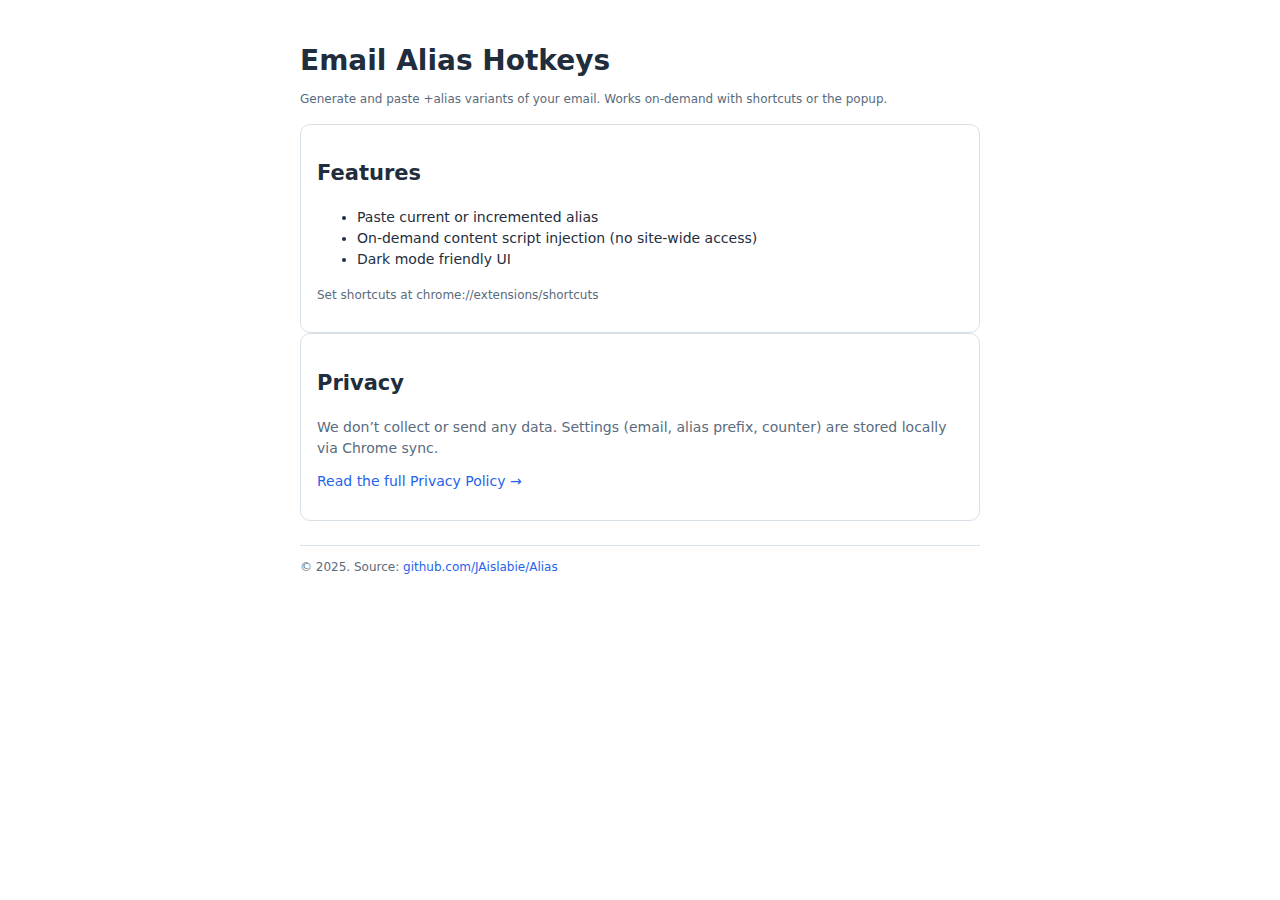
<file: docs/index.html>
<!doctype html>
<html lang="en">
<head>
  <meta charset="utf-8">
  <meta name="viewport" content="width=device-width,initial-scale=1">
  <title>Email Alias Hotkeys</title>
  <link rel="stylesheet" href="./styles.css">
  <meta name="description" content="Quickly paste plus-addressed email aliases with keyboard shortcuts.">
</head>
<body>
  <div class="container">
    <header>
      <h1>Email Alias Hotkeys</h1>
      <p class="small">Generate and paste +alias variants of your email. Works on-demand with shortcuts or the popup.</p>
    </header>
    <section class="card">
      <h2>Features</h2>
      <ul>
        <li>Paste current or incremented alias</li>
        <li>On-demand content script injection (no site-wide access)</li>
        <li>Dark mode friendly UI</li>
      </ul>
      <p class="small">Set shortcuts at chrome://extensions/shortcuts</p>
    </section>
    <section class="card">
      <h2>Privacy</h2>
      <p>We don’t collect or send any data. Settings (email, alias prefix, counter) are stored locally via Chrome sync.</p>
      <p><a href="./privacy.html">Read the full Privacy Policy →</a></p>
    </section>
    <footer class="small">
      <p>© 2025. Source: <a href="https://github.com/JAislabie/Alias">github.com/JAislabie/Alias</a></p>
    </footer>
  </div>
</body>
</html>
</file>
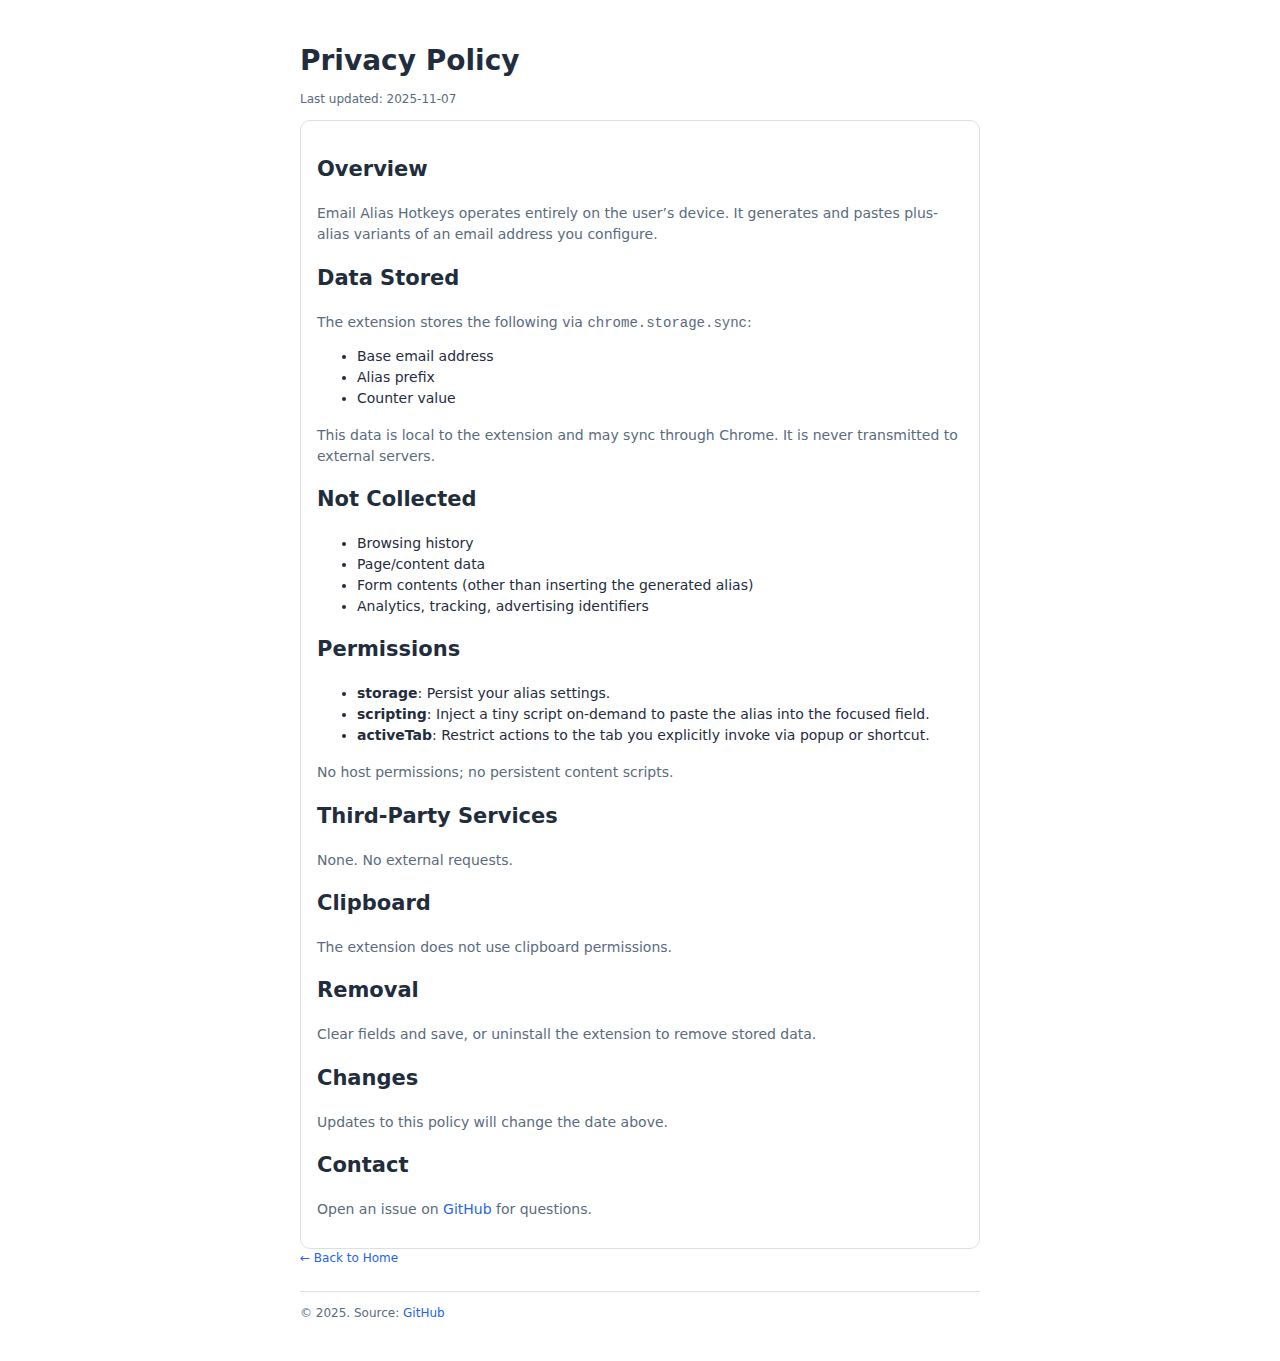
<file: docs/privacy.html>
<!doctype html>
<html lang="en">
<head>
  <meta charset="utf-8">
  <meta name="viewport" content="width=device-width,initial-scale=1">
  <title>Privacy Policy – Email Alias Hotkeys</title>
  <link rel="stylesheet" href="./styles.css">
  <meta name="description" content="Privacy policy for Email Alias Hotkeys Chrome extension.">
</head>
<body>
  <div class="container">
    <h1>Privacy Policy</h1>
    <p class="small">Last updated: 2025-11-07</p>
    <div class="card">
      <h2>Overview</h2>
      <p>Email Alias Hotkeys operates entirely on the user’s device. It generates and pastes plus-alias variants of an email address you configure.</p>
      <h2>Data Stored</h2>
      <p>The extension stores the following via <code>chrome.storage.sync</code>:</p>
      <ul>
        <li>Base email address</li>
        <li>Alias prefix</li>
        <li>Counter value</li>
      </ul>
      <p>This data is local to the extension and may sync through Chrome. It is never transmitted to external servers.</p>
      <h2>Not Collected</h2>
      <ul>
        <li>Browsing history</li>
        <li>Page/content data</li>
        <li>Form contents (other than inserting the generated alias)</li>
        <li>Analytics, tracking, advertising identifiers</li>
      </ul>
      <h2>Permissions</h2>
      <ul>
        <li><strong>storage</strong>: Persist your alias settings.</li>
        <li><strong>scripting</strong>: Inject a tiny script on-demand to paste the alias into the focused field.</li>
        <li><strong>activeTab</strong>: Restrict actions to the tab you explicitly invoke via popup or shortcut.</li>
      </ul>
      <p>No host permissions; no persistent content scripts.</p>
      <h2>Third‑Party Services</h2>
      <p>None. No external requests.</p>
      <h2>Clipboard</h2>
      <p>The extension does not use clipboard permissions.</p>
      <h2>Removal</h2>
      <p>Clear fields and save, or uninstall the extension to remove stored data.</p>
      <h2>Changes</h2>
      <p>Updates to this policy will change the date above.</p>
      <h2>Contact</h2>
      <p>Open an issue on <a href="https://github.com/JAislabie/Alias">GitHub</a> for questions.</p>
    </div>
    <p class="small"><a href="./index.html">← Back to Home</a></p>
    <footer class="small"><p>© 2025. Source: <a href="https://github.com/JAislabie/Alias">GitHub</a></p></footer>
  </div>
</body>
</html>
</file>
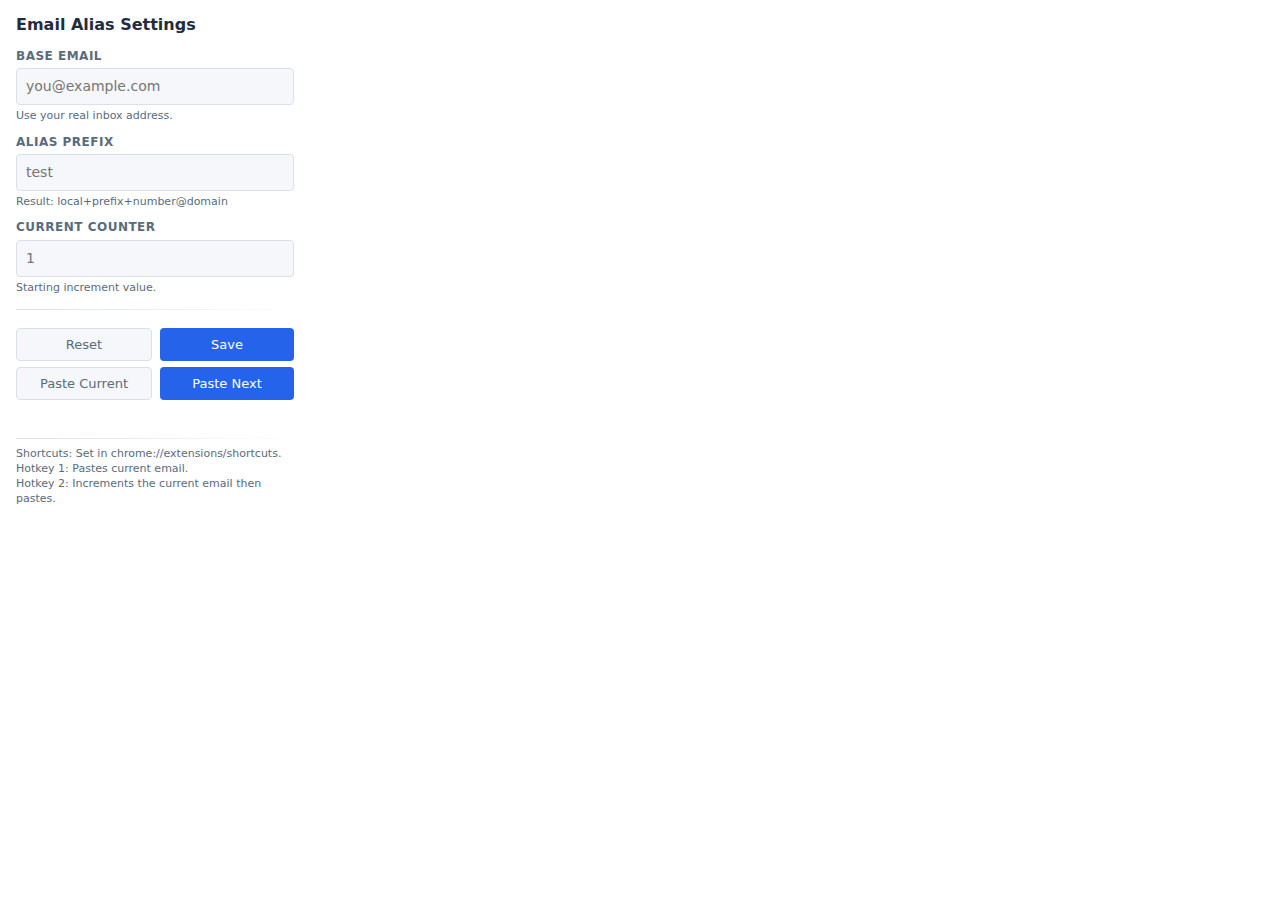
<file: popup/popup.html>
<!DOCTYPE html>
<html lang="en">
<head>
  <meta charset="UTF-8" />
  <title>Email Alias Settings</title>
  <meta name="viewport" content="width=device-width,initial-scale=1" />
  <meta name="description" content="Configure base email plus-alias hotkey settings." />
  <link rel="stylesheet" href="popup.css" />
</head>
<body>
  <h1>Email Alias Settings</h1>
  <form id="aliasForm" novalidate>
    <div class="field">
      <label for="email">Base Email</label>
      <input type="email" id="email" placeholder="you@example.com" autocomplete="email" required aria-describedby="emailHint emailError" />
      <div class="hint" id="emailHint">Use your real inbox address.</div>
      <div class="error-msg" id="emailError" data-for="email" role="alert">Enter a valid email.</div>
    </div>

    <div class="field">
      <label for="alias">Alias Prefix</label>
      <input type="text" id="alias" placeholder="test" required aria-describedby="aliasHint aliasError" />
      <div class="hint" id="aliasHint">Result: local+prefix+number@domain</div>
      <div class="error-msg" id="aliasError" data-for="alias" role="alert">Provide a prefix.</div>
    </div>

    <div class="field">
      <label for="counter">Current Counter</label>
      <input type="number" id="counter" min="1" step="1" placeholder="1" aria-describedby="counterHint" />
      <div class="hint" id="counterHint">Starting increment value.</div>
    </div>

    <div class="divider"></div>
    <div class="actions">
      <button type="button" class="secondary" id="reset">Reset</button>
      <button type="submit" class="primary" id="save">Save</button>
    </div>
    <div class="actions actions-row2">
      <button type="button" class="secondary" id="pasteCurrent" title="Paste current alias (same as Hotkey 1)">Paste Current</button>
      <button type="button" class="primary" id="pasteNext" title="Increment then paste (same as Hotkey 2)">Paste Next</button>
    </div>
  </form>
  <div id="status" aria-live="polite"></div>
  <div id="previewBlock" class="preview-block" aria-live="polite"></div>
  <div class="divider"></div>
  <div class="small-note">
    Shortcuts: Set in chrome://extensions/shortcuts.<br />
    Hotkey 1: Pastes current email.<br />
    Hotkey 2: Increments the current email then pastes.
  </div>
  <script type="module" src="popup.js"></script>
</body>
</html>
</file>
<file: docs/styles.css>
:root{
  --bg:#ffffff; --text:#1f2d3d; --muted:#5a6b7d; --border:#d9e1e8; --link:#2563eb;
}
@media (prefers-color-scheme: dark){
  :root{ --bg:#1e252d; --text:#f3f6fa; --muted:#b4c2cf; --border:#3a4652; --link:#3b82f6; }
}
*{box-sizing:border-box}
html,body{margin:0;padding:0;background:var(--bg);color:var(--text);font:14px/1.5 system-ui,-apple-system,Segoe UI,Arial,sans-serif}
.container{max-width:720px;margin:40px auto;padding:0 20px}
header{margin-bottom:16px}
h1{margin:0 0 8px;font-size:28px}
p{margin:0 0 12px;color:var(--muted)}
.card{border:1px solid var(--border);border-radius:10px;padding:16px;background:var(--bg)}
ul{margin:8px 0 16px}
a{color:var(--link);text-decoration:none}
a:hover{text-decoration:underline}
.small{font-size:12px;color:var(--muted)}
footer{margin-top:24px;border-top:1px solid var(--border);padding-top:12px}
</file>
<file: popup/popup.css>
:root {
  --bg: #ffffff;
  --bg-alt: #f5f7fa;
  --border: #d9e1e8;
  --border-strong: #b4c0cc;
  --text: #1f2d3d;
  --text-light: #5a6b7d;
  --primary: #2563eb;
  --primary-hover: #1d4ed8;
  --danger: #b42318;
  --success: #0f6b33;
  --radius-s: 4px;
  --focus: 0 0 0 3px rgba(37,99,235,.35);
  font-size: 14px;
}
@media (prefers-color-scheme: dark) {
  :root {
    --bg: #1e252d;
    --bg-alt: #28313b;
    --border: #3a4652;
    --border-strong: #4a5663;
    --text: #f3f6fa;
    --text-light: #b4c2cf;
    --primary: #3b82f6;
    --primary-hover: #2563eb;
    --danger: #f87171;
    --success: #34d399;
  }
}
* { box-sizing: border-box; }
body {
  margin: 0;
  padding: 14px 16px 18px;
  background: var(--bg);
  color: var(--text);
  font-family: system-ui,-apple-system,Segoe UI,Arial,sans-serif;
  line-height: 1.35;
  width: 310px;
}
h1 {
  margin: 0 0 12px;
  font-size: 16px;
  font-weight: 600;
}
form { display: flex; flex-direction: column; gap: 10px; }
.field { display: flex; flex-direction: column; gap: 4px; }
label {
  font-size: 12px;
  font-weight: 600;
  text-transform: uppercase;
  letter-spacing: .5px;
  color: var(--text-light);
}
input {
  border: 1px solid var(--border);
  background: var(--bg-alt);
  padding: 8px 9px;
  border-radius: var(--radius-s);
  font: inherit;
  color: var(--text);
  transition: border-color .15s, background .15s, box-shadow .15s;
}
input:focus {
  outline: none;
  border-color: var(--primary);
  background: #fff;
  box-shadow: var(--focus);
}
input.error {
  border-color: var(--danger);
  background: #fff5f5;
}
@media (prefers-color-scheme: dark) {
  input.error { background: #402222; }
  /* In dark mode, keep focused input background dark so light text remains readable */
  input:focus { background: var(--bg-alt); }
  /* Preserve red tint when an errored input is focused */
  input.error:focus { background: #402222; }
  /* Render native form controls (incl. number spinners) in dark theme */
  input, select, textarea, button { color-scheme: dark; }
  /* Fallback for browsers/extensions that ignore color-scheme on spinners */
  input[type="number"]::-webkit-inner-spin-button,
  input[type="number"]::-webkit-outer-spin-button {
    /* Invert default light arrows to suit dark background */
    filter: invert(0.9);
    opacity: .9;
  }
}
/* Match spinner button background to the input background (Chrome/WebKit) */
input[type="number"]::-webkit-inner-spin-button,
input[type="number"]::-webkit-outer-spin-button {
  background: var(--bg-alt);
  margin: 0;
}
input[type="number"].error::-webkit-inner-spin-button,
input[type="number"].error::-webkit-outer-spin-button {
  background: #fff5f5;
}
@media (prefers-color-scheme: dark) {
  input[type="number"]::-webkit-inner-spin-button,
  input[type="number"]::-webkit-outer-spin-button { background: var(--bg-alt); filter: none; opacity: .8; }
  input[type="number"].error::-webkit-inner-spin-button,
  input[type="number"].error::-webkit-outer-spin-button { background: #402222; }
}
.hint {
  font-size: 11px;
  color: var(--text-light);
}
.error-msg {
  font-size: 11px;
  color: var(--danger);
  display: none;
}
.error-msg.active { display: block; }
.actions {
  display: flex;
  gap: 8px;
  margin-top: 4px;
}
.actions-row2 { margin-top: -4px; }
button {
  appearance: none;
  border: 0;
  cursor: pointer;
  font: 500 13px/1 system-ui,-apple-system,Segoe UI,Arial,sans-serif;
  padding: 9px 12px;
  border-radius: var(--radius-s);
  display: inline-flex;
  align-items: center;
  justify-content: center;
  gap: 6px;
  transition: background .15s, box-shadow .15s, transform .08s;
  user-select: none;
  flex: 1;
}
button.primary {
  background: var(--primary);
  color: #fff;
}
button.primary:hover { background: var(--primary-hover); }
button.secondary {
  background: var(--bg-alt);
  color: var(--text-light);
  border: 1px solid var(--border);
}
button.secondary:hover {
  border-color: var(--border-strong);
  color: var(--text);
}
button:focus-visible { box-shadow: var(--focus); outline: none; }
button:active { transform: translateY(1px); }
button[disabled] {
  opacity: .55;
  cursor: not-allowed;
  transform: none;
}
#status {
  margin-top: 10px;
  font-size: 12px;
  min-height: 16px;
  display: flex;
  align-items: center;
  gap: 6px;
  font-weight: 500;
}
#status.success { color: var(--success); }
#status.error { color: var(--danger); }
.divider {
  height: 1px;
  background: linear-gradient(90deg,var(--border),transparent);
  margin: 4px 0;
  border-radius: 1px;
}
.small-note {
  margin-top: 8px;
  font-size: 11px;
  color: var(--text-light);
}
.preview-block {
  margin-top: 8px;
  font-size: 11px;
  font-family: system-ui,-apple-system,Segoe UI,Arial,sans-serif;
  display: flex;
  flex-direction: column;
  gap: 4px;
}
.preview-block .line { display: flex; gap: 4px; align-items: baseline; }
.preview-label { font-weight: 600; font-size: 10px; text-transform: uppercase; letter-spacing: .5px; color: var(--text-light); }
</file>
